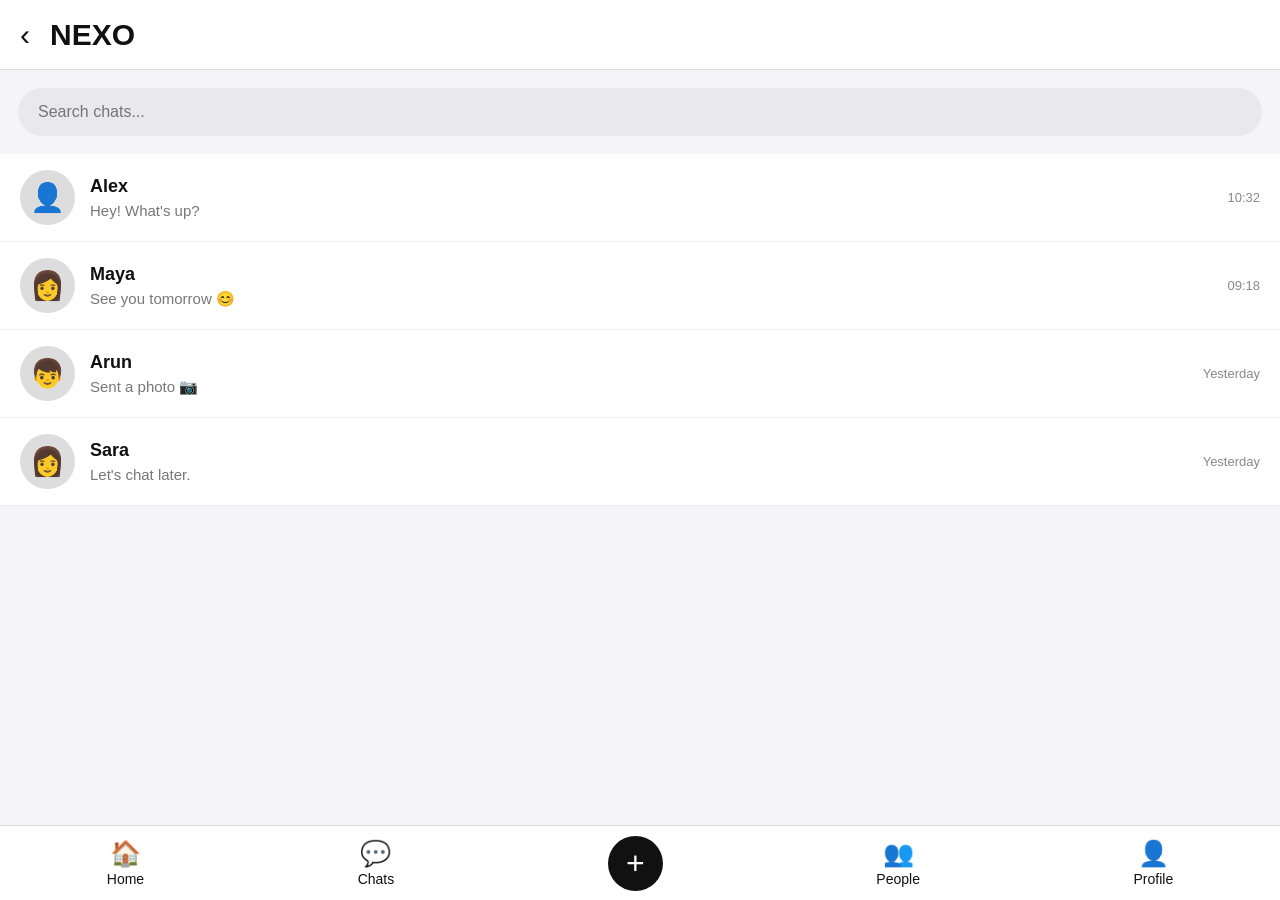
<file: chats.html>
<!DOCTYPE html>
<html lang="en">
<head>
  <meta charset="UTF-8">
  <meta name="viewport" content="width=device-width, initial-scale=1.0">

  <title>NEXO Chats</title>

  <style>
    * {
      box-sizing: border-box;
      margin: 0;
      padding: 0;
      font-family: Arial, sans-serif;
    }

    body {
      background: #f5f5f7;
      color: #111;
    }

    .header {
      height: 70px;
      background: white;
      display: flex;
      align-items: center;
      padding: 0 20px;
      border-bottom: 1px solid #ddd;
      gap: 20px;
    }

    .back {
      font-size: 30px;
      cursor: pointer;
    }

    .logo {
      font-size: 30px;
      font-weight: bold;
    }

    .search {
      margin: 18px;
    }

    .search input {
      width: 100%;
      padding: 15px 20px;
      border: none;
      border-radius: 30px;
      background: #e9e9ec;
      font-size: 16px;
      outline: none;
    }

    .chat-list {
      background: white;
      margin-top: 10px;
    }

    .chat {
      display: flex;
      align-items: center;
      padding: 16px 20px;
      border-bottom: 1px solid #eee;
      cursor: pointer;
    }

    .chat:hover {
      background: #f5f5f5;
    }

    .avatar {
      width: 55px;
      height: 55px;
      border-radius: 50%;
      background: #ddd;
      display: flex;
      align-items: center;
      justify-content: center;
      font-size: 28px;
      margin-right: 15px;
    }

    .chat-info {
      flex: 1;
    }

    .name {
      font-size: 18px;
      font-weight: bold;
      margin-bottom: 5px;
    }

    .message {
      color: #777;
      font-size: 15px;
    }

    .time {
      color: #888;
      font-size: 13px;
    }

    .bottom-nav {
      position: fixed;
      bottom: 0;
      left: 0;
      right: 0;
      height: 75px;
      background: white;
      border-top: 1px solid #ddd;
      display: flex;
      justify-content: space-around;
      align-items: center;
    }

    .nav-item {
      text-align: center;
      font-size: 14px;
      cursor: pointer;
    }

    .nav-icon {
      font-size: 25px;
      display: block;
      margin-bottom: 3px;
    }

    .new-chat {
      width: 55px;
      height: 55px;
      border-radius: 50%;
      background: #111;
      color: white;
      display: flex;
      align-items: center;
      justify-content: center;
      font-size: 32px;
    }
  </style>
</head>

<body>

  <!-- HEADER -->
  <div class="header">
    <div class="back" onclick="window.location.href='home.html'">‹</div>
    <div class="logo">NEXO</div>
  </div>

  <!-- SEARCH -->
  <div class="search">
    <input type="text" placeholder="Search chats...">
  </div>

  <!-- CHAT LIST -->
  <div class="chat-list">

    <div class="chat" onclick="window.location.href='chat.html'">
      <div class="avatar">👤</div>

      <div class="chat-info">
        <div class="name">Alex</div>
        <div class="message">Hey! What's up?</div>
      </div>

      <div class="time">10:32</div>
    </div>

    <div class="chat">
      <div class="avatar">👩</div>

      <div class="chat-info">
        <div class="name">Maya</div>
        <div class="message">See you tomorrow 😊</div>
      </div>

      <div class="time">09:18</div>
    </div>

    <div class="chat">
      <div class="avatar">👦</div>

      <div class="chat-info">
        <div class="name">Arun</div>
        <div class="message">Sent a photo 📷</div>
      </div>

      <div class="time">Yesterday</div>
    </div>

    <div class="chat">
      <div class="avatar">👩</div>

      <div class="chat-info">
        <div class="name">Sara</div>
        <div class="message">Let's chat later.</div>
      </div>

      <div class="time">Yesterday</div>
    </div>

  </div>

  <!-- BOTTOM NAV -->
  <div class="bottom-nav">

    <div class="nav-item" onclick="window.location.href='home.html'">
      <span class="nav-icon">🏠</span>
      Home
    </div>

    <div class="nav-item">
      <span class="nav-icon">💬</span>
      Chats
    </div>

    <div class="new-chat">
      +
    </div>

    <div class="nav-item">
      <span class="nav-icon">👥</span>
      People
    </div>

    <div class="nav-item">
      <span class="nav-icon">👤</span>
      Profile
    </div>

  </div>

</body>
</html>
</file>
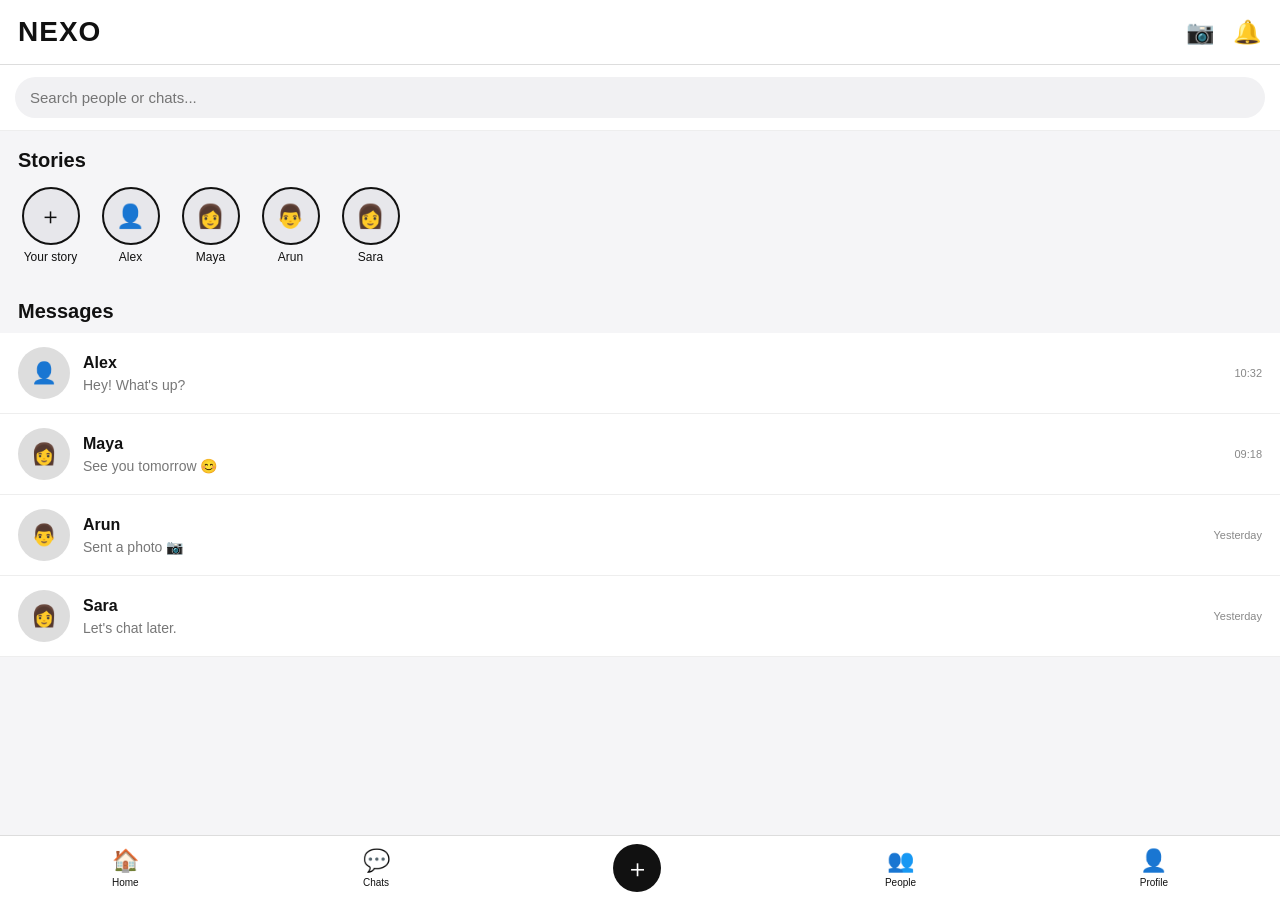
<file: home.html>
<!DOCTYPE html>
<html lang="en">
<head>
  <meta charset="UTF-8">
  <meta name="viewport" content="width=device-width, initial-scale=1.0">

  <title>NEXO</title>

  <style>
    * {
      box-sizing: border-box;
      margin: 0;
      padding: 0;
      font-family: Arial, sans-serif;
    }

    body {
      background: #f5f5f7;
      color: #111;
      height: 100vh;
      overflow: hidden;
    }

    .app {
      height: 100vh;
      display: flex;
      flex-direction: column;
    }

    /* HEADER */

    .header {
      height: 65px;
      background: white;
      display: flex;
      align-items: center;
      justify-content: space-between;
      padding: 0 18px;
      border-bottom: 1px solid #ddd;
    }

    .logo {
      font-size: 28px;
      font-weight: 800;
      letter-spacing: 1px;
    }

    .header-icons {
      display: flex;
      gap: 18px;
      font-size: 23px;
    }

    /* SEARCH */

    .search-box {
      background: white;
      padding: 12px 15px;
      border-bottom: 1px solid #eee;
    }

    .search {
      width: 100%;
      padding: 12px 15px;
      border: none;
      outline: none;
      background: #f1f1f3;
      border-radius: 25px;
      font-size: 15px;
    }

    /* CONTENT */

    .content {
      flex: 1;
      overflow-y: auto;
      padding-bottom: 70px;
    }

    .section-title {
      padding: 18px 18px 10px;
      font-size: 20px;
      font-weight: bold;
    }

    /* STORIES */

    .stories {
      display: flex;
      gap: 15px;
      padding: 5px 18px 18px;
      overflow-x: auto;
    }

    .story {
      min-width: 65px;
      text-align: center;
    }

    .story-circle {
      width: 58px;
      height: 58px;
      border-radius: 50%;
      background: #e7e7eb;
      display: flex;
      align-items: center;
      justify-content: center;
      font-size: 23px;
      margin: auto;
      border: 2px solid #111;
    }

    .story span {
      display: block;
      font-size: 12px;
      margin-top: 5px;
    }

    /* CHAT LIST */

    .chat {
      background: white;
      display: flex;
      align-items: center;
      padding: 14px 18px;
      border-bottom: 1px solid #eee;
      cursor: pointer;
    }

    .avatar {
      width: 52px;
      height: 52px;
      border-radius: 50%;
      background: #ddd;
      display: flex;
      align-items: center;
      justify-content: center;
      font-size: 21px;
      margin-right: 13px;
    }

    .chat-info {
      flex: 1;
    }

    .chat-name {
      font-size: 16px;
      font-weight: bold;
      margin-bottom: 5px;
    }

    .last-message {
      color: #777;
      font-size: 14px;
    }

    .time {
      color: #888;
      font-size: 11px;
    }

    /* BOTTOM NAV */

    .bottom-nav {
      position: fixed;
      bottom: 0;
      left: 0;
      right: 0;
      height: 65px;
      background: white;
      border-top: 1px solid #ddd;
      display: flex;
      justify-content: space-around;
      align-items: center;
    }

    .nav-item {
      text-align: center;
      font-size: 22px;
      cursor: pointer;
    }

    .nav-item span {
      display: block;
      font-size: 10px;
      margin-top: 3px;
    }

    .new-chat {
      width: 48px;
      height: 48px;
      border-radius: 50%;
      background: #111;
      color: white;
      display: flex;
      align-items: center;
      justify-content: center;
      font-size: 25px;
    }
  </style>
</head>

<body>

<div class="app">

  <!-- HEADER -->

  <header class="header">
    <div class="logo">NEXO</div>

    <div class="header-icons">
      <div>📷</div>
      <div>🔔</div>
    </div>
  </header>


  <!-- SEARCH -->

  <div class="search-box">
    <input
      class="search"
      type="text"
      placeholder="Search people or chats..."
    >
  </div>


  <!-- MAIN CONTENT -->

  <main class="content">

    <div class="section-title">
      Stories
    </div>

    <div class="stories">

      <div class="story">
        <div class="story-circle">＋</div>
        <span>Your story</span>
      </div>

      <div class="story">
        <div class="story-circle">👤</div>
        <span>Alex</span>
      </div>

      <div class="story">
        <div class="story-circle">👩</div>
        <span>Maya</span>
      </div>

      <div class="story">
        <div class="story-circle">👨</div>
        <span>Arun</span>
      </div>

      <div class="story">
        <div class="story-circle">👩</div>
        <span>Sara</span>
      </div>

    </div>


    <div class="section-title">
      Messages
    </div>


    <!-- CHAT 1 -->

    <div class="chat">
      <div class="avatar">👤</div>

      <div class="chat-info">
        <div class="chat-name">Alex</div>
        <div class="last-message">Hey! What's up?</div>
      </div>

      <div class="time">10:32</div>
    </div>


    <!-- CHAT 2 -->

    <div class="chat">
      <div class="avatar">👩</div>

      <div class="chat-info">
        <div class="chat-name">Maya</div>
        <div class="last-message">See you tomorrow 😊</div>
      </div>

      <div class="time">09:18</div>
    </div>


    <!-- CHAT 3 -->

    <div class="chat">
      <div class="avatar">👨</div>

      <div class="chat-info">
        <div class="chat-name">Arun</div>
        <div class="last-message">Sent a photo 📷</div>
      </div>

      <div class="time">Yesterday</div>
    </div>


    <!-- CHAT 4 -->

    <div class="chat">
      <div class="avatar">👩</div>

      <div class="chat-info">
        <div class="chat-name">Sara</div>
        <div class="last-message">Let's chat later.</div>
      </div>

      <div class="time">Yesterday</div>
    </div>

  </main>


  <!-- BOTTOM NAV -->

  <nav class="bottom-nav">

    <div class="nav-item">
      🏠
      <span>Home</span>
    </div>

    <div class="nav-item" onclick="window.location.href='chats.html'">
      💬
      <span>Chats</span>
    </div>

    <div class="new-chat">
      ＋
    </div>

    <div class="nav-item">
      👥
      <span>People</span>
    </div>

    <div class="nav-item">
      👤
      <span>Profile</span>
    </div>

  </nav>

</div>

</body>
</html>
</file>
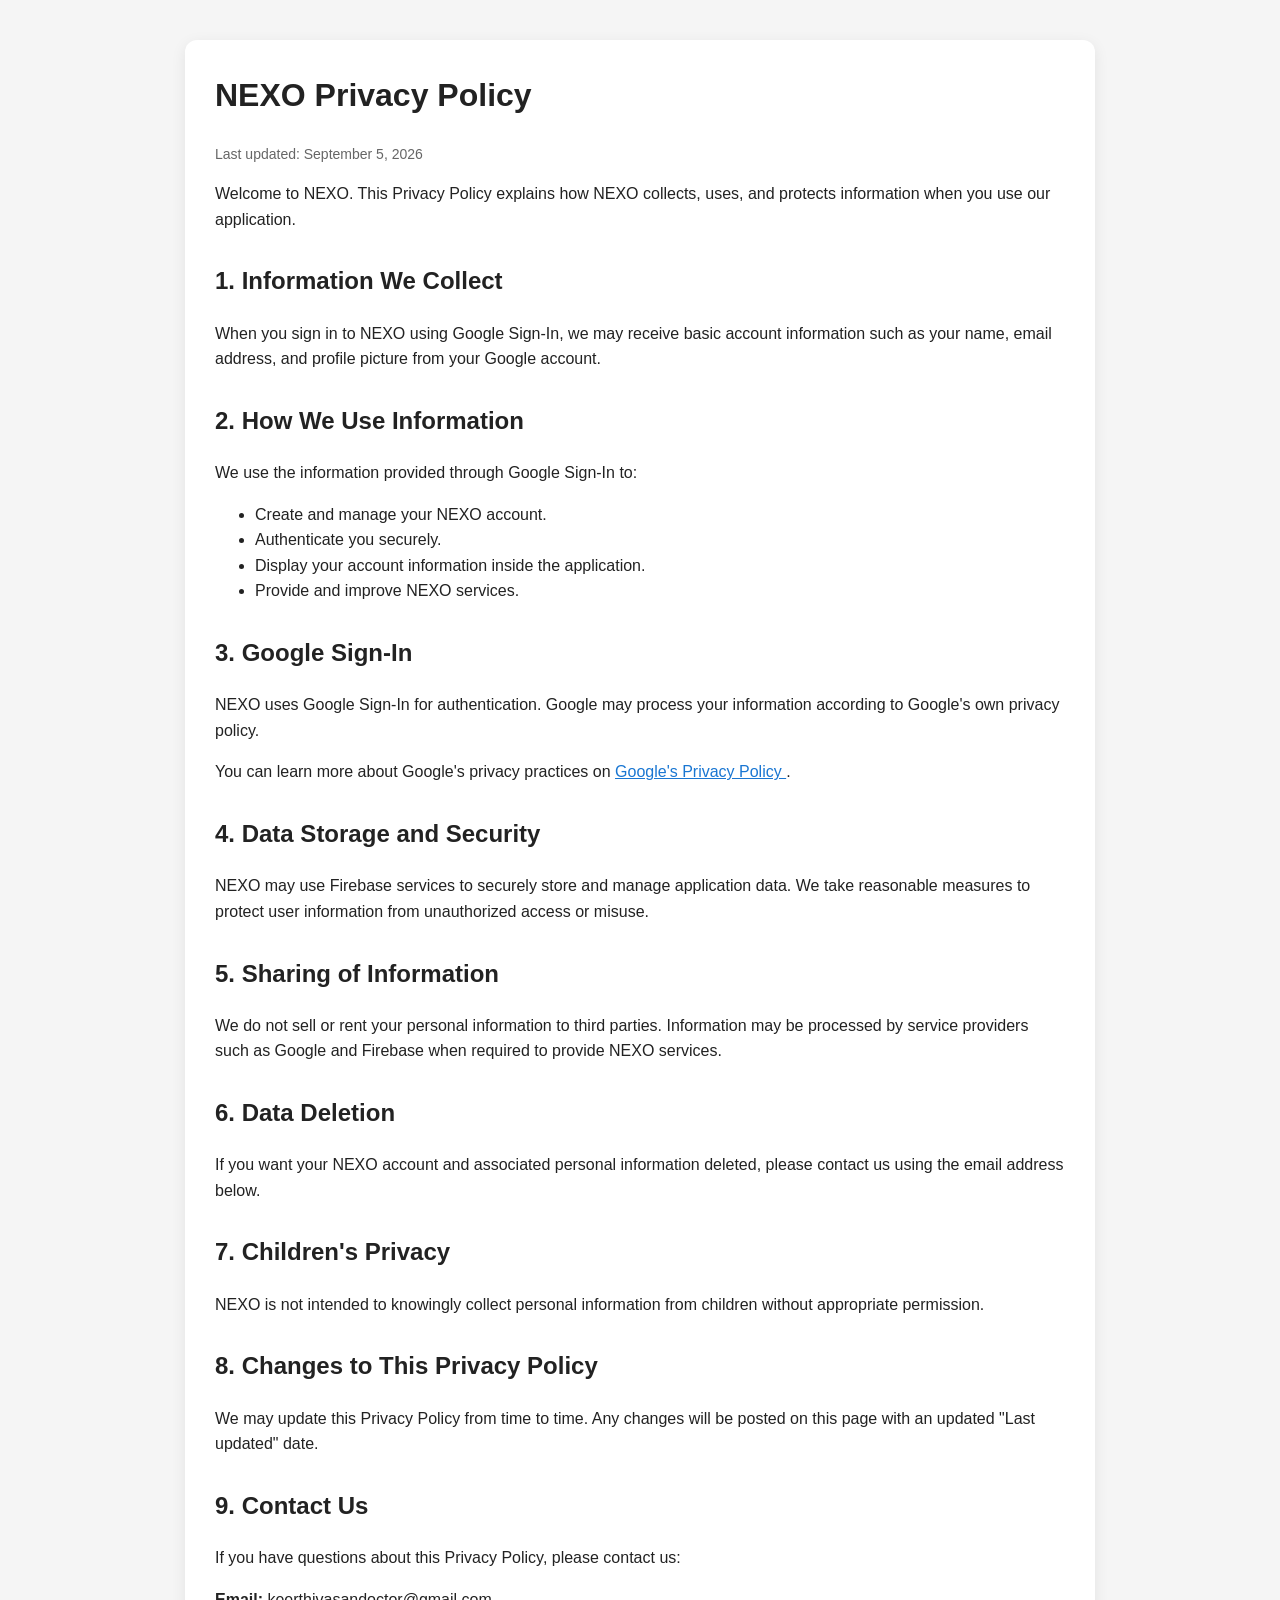
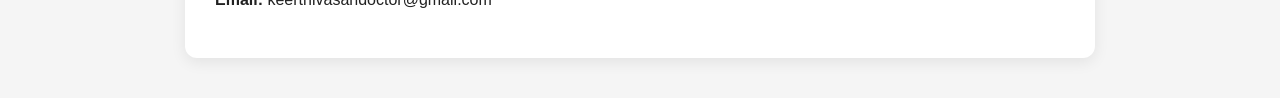
<file: privacy-policy.html>
<!DOCTYPE html>
<html lang="en">
<head>
  <meta charset="UTF-8">
  <meta name="viewport" content="width=device-width, initial-scale=1.0">
  <title>NEXO - Privacy Policy</title>

  <style>
    body {
      font-family: Arial, sans-serif;
      line-height: 1.6;
      margin: 0;
      padding: 0;
      background: #f5f5f5;
      color: #222;
    }

    .container {
      max-width: 850px;
      margin: 40px auto;
      padding: 30px;
      background: white;
      border-radius: 12px;
      box-shadow: 0 4px 15px rgba(0,0,0,0.08);
    }

    h1 {
      margin-top: 0;
    }

    h2 {
      margin-top: 30px;
    }

    a {
      color: #1976d2;
    }

    .updated {
      color: #666;
      font-size: 14px;
    }
  </style>
</head>

<body>

  <div class="container">

    <h1>NEXO Privacy Policy</h1>

    <p class="updated">
      Last updated: September 5, 2026
    </p>

    <p>
      Welcome to NEXO. This Privacy Policy explains how NEXO
      collects, uses, and protects information when you use our application.
    </p>

    <h2>1. Information We Collect</h2>

    <p>
      When you sign in to NEXO using Google Sign-In, we may receive
      basic account information such as your name, email address,
      and profile picture from your Google account.
    </p>

    <h2>2. How We Use Information</h2>

    <p>
      We use the information provided through Google Sign-In to:
    </p>

    <ul>
      <li>Create and manage your NEXO account.</li>
      <li>Authenticate you securely.</li>
      <li>Display your account information inside the application.</li>
      <li>Provide and improve NEXO services.</li>
    </ul>

    <h2>3. Google Sign-In</h2>

    <p>
      NEXO uses Google Sign-In for authentication. Google may process
      your information according to Google's own privacy policy.
    </p>

    <p>
      You can learn more about Google's privacy practices on
      <a href="https://policies.google.com/privacy" target="_blank">
        Google's Privacy Policy
      </a>.
    </p>

    <h2>4. Data Storage and Security</h2>

    <p>
      NEXO may use Firebase services to securely store and manage
      application data. We take reasonable measures to protect
      user information from unauthorized access or misuse.
    </p>

    <h2>5. Sharing of Information</h2>

    <p>
      We do not sell or rent your personal information to third parties.
      Information may be processed by service providers such as Google
      and Firebase when required to provide NEXO services.
    </p>

    <h2>6. Data Deletion</h2>

    <p>
      If you want your NEXO account and associated personal information
      deleted, please contact us using the email address below.
    </p>

    <h2>7. Children's Privacy</h2>

    <p>
      NEXO is not intended to knowingly collect personal information
      from children without appropriate permission.
    </p>

    <h2>8. Changes to This Privacy Policy</h2>

    <p>
      We may update this Privacy Policy from time to time.
      Any changes will be posted on this page with an updated
      "Last updated" date.
    </p>

    <h2>9. Contact Us</h2>

    <p>
      If you have questions about this Privacy Policy, please contact us:
    </p>

    <p>
      <strong>Email:</strong>
      keerthivasandoctor@gmail.com
    </p>

  </div>

</body>
</html>
</file>
